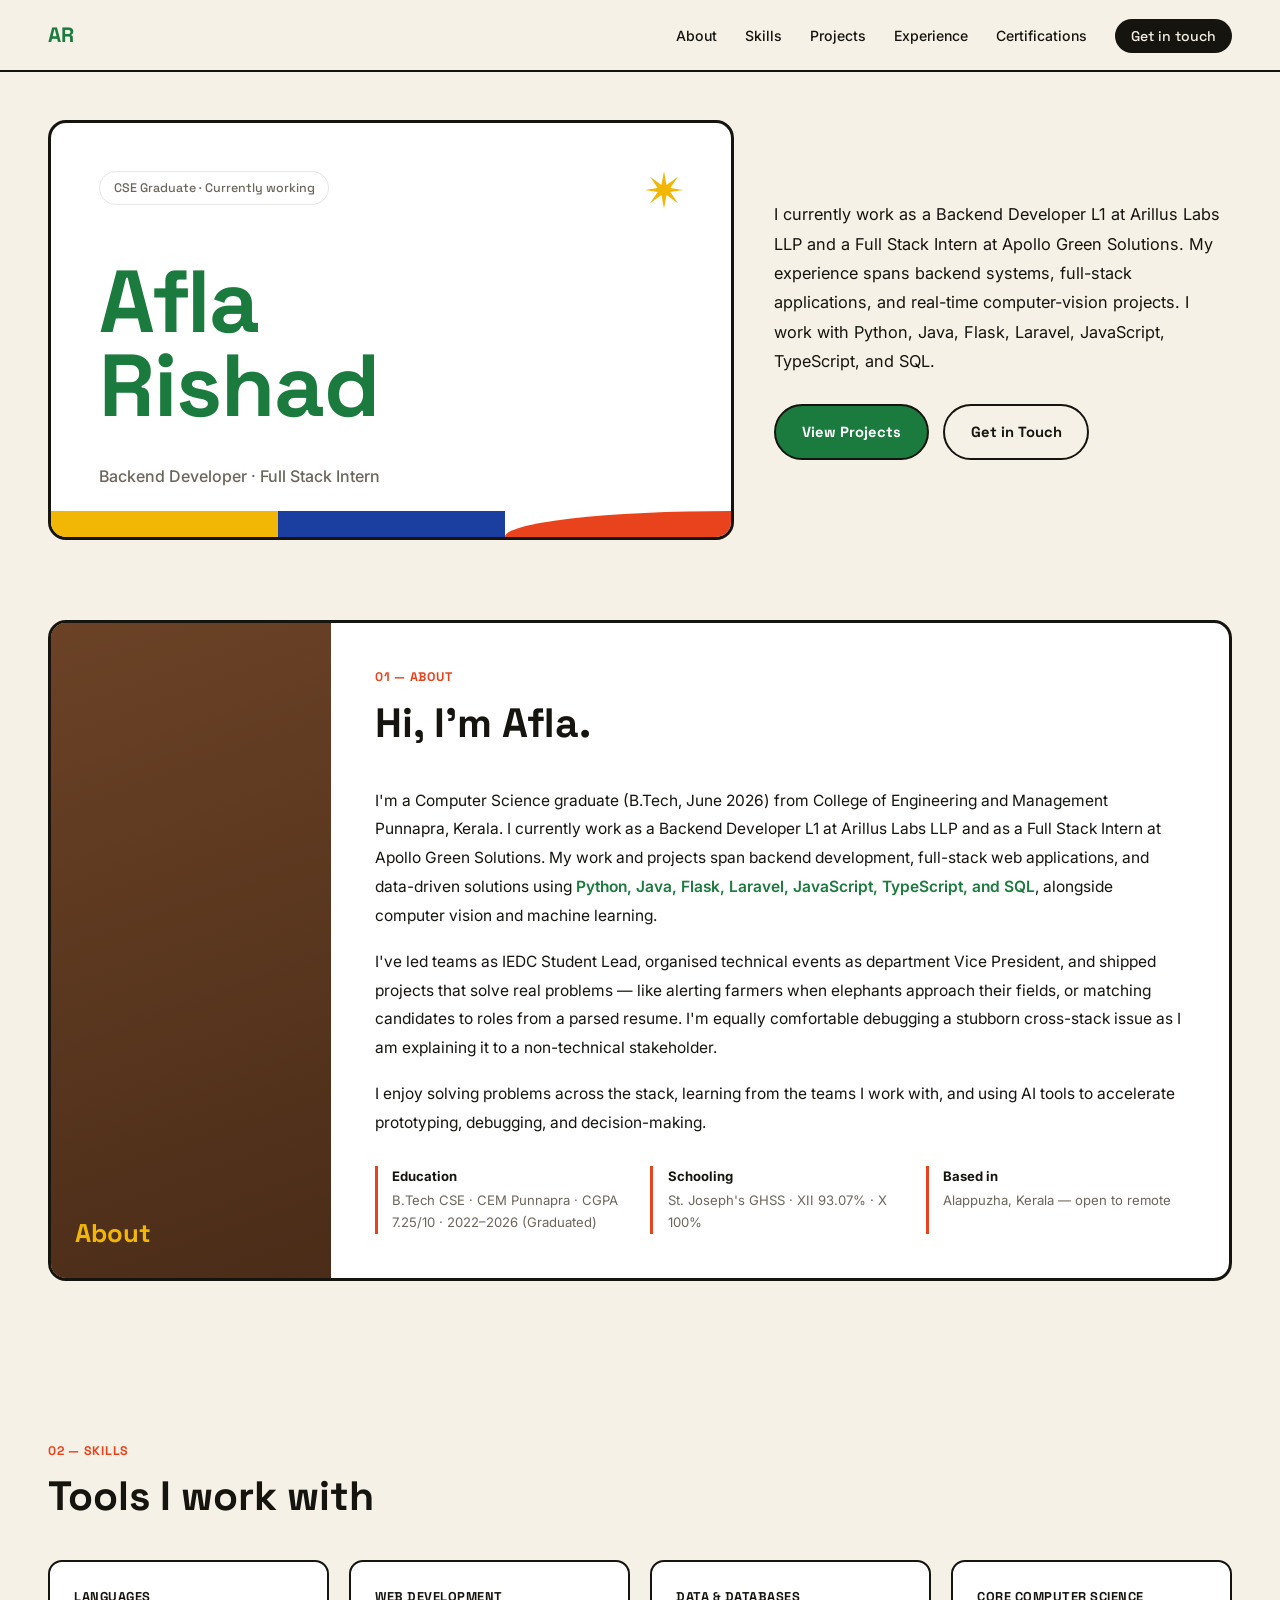
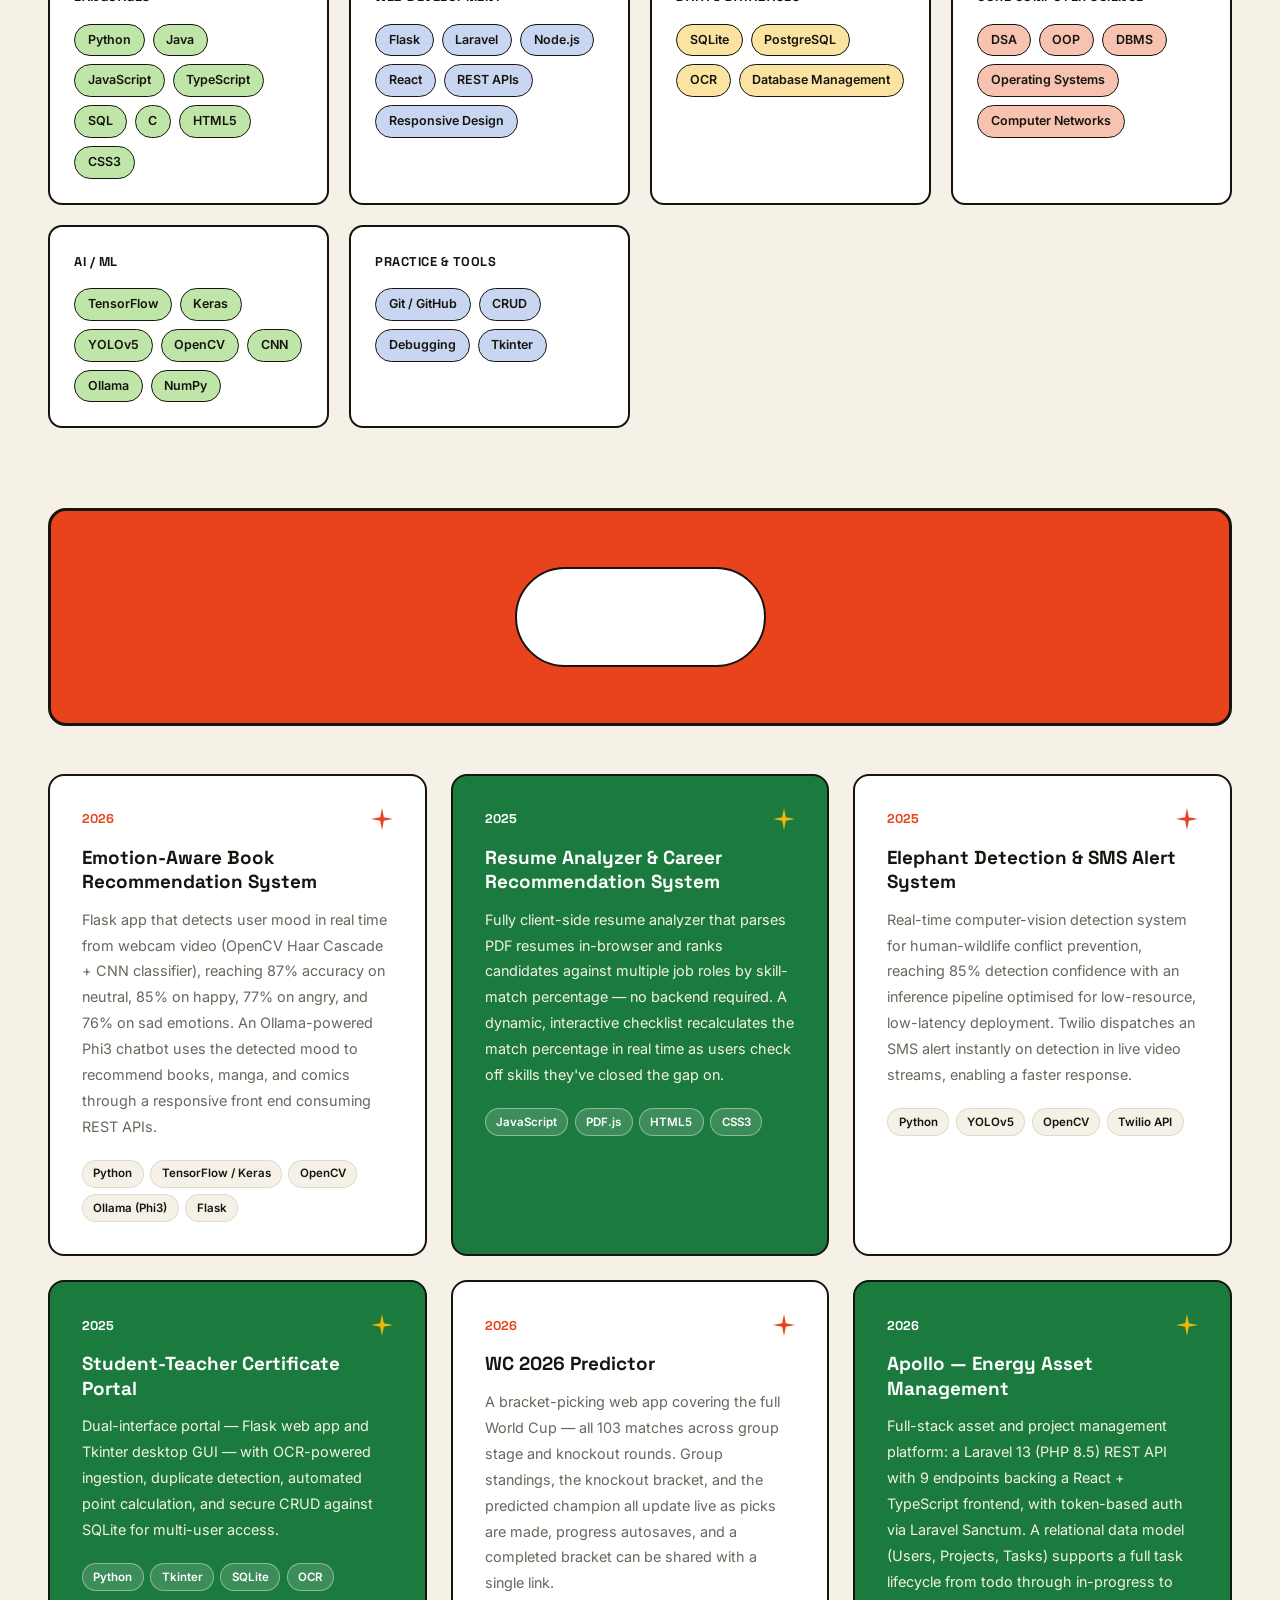
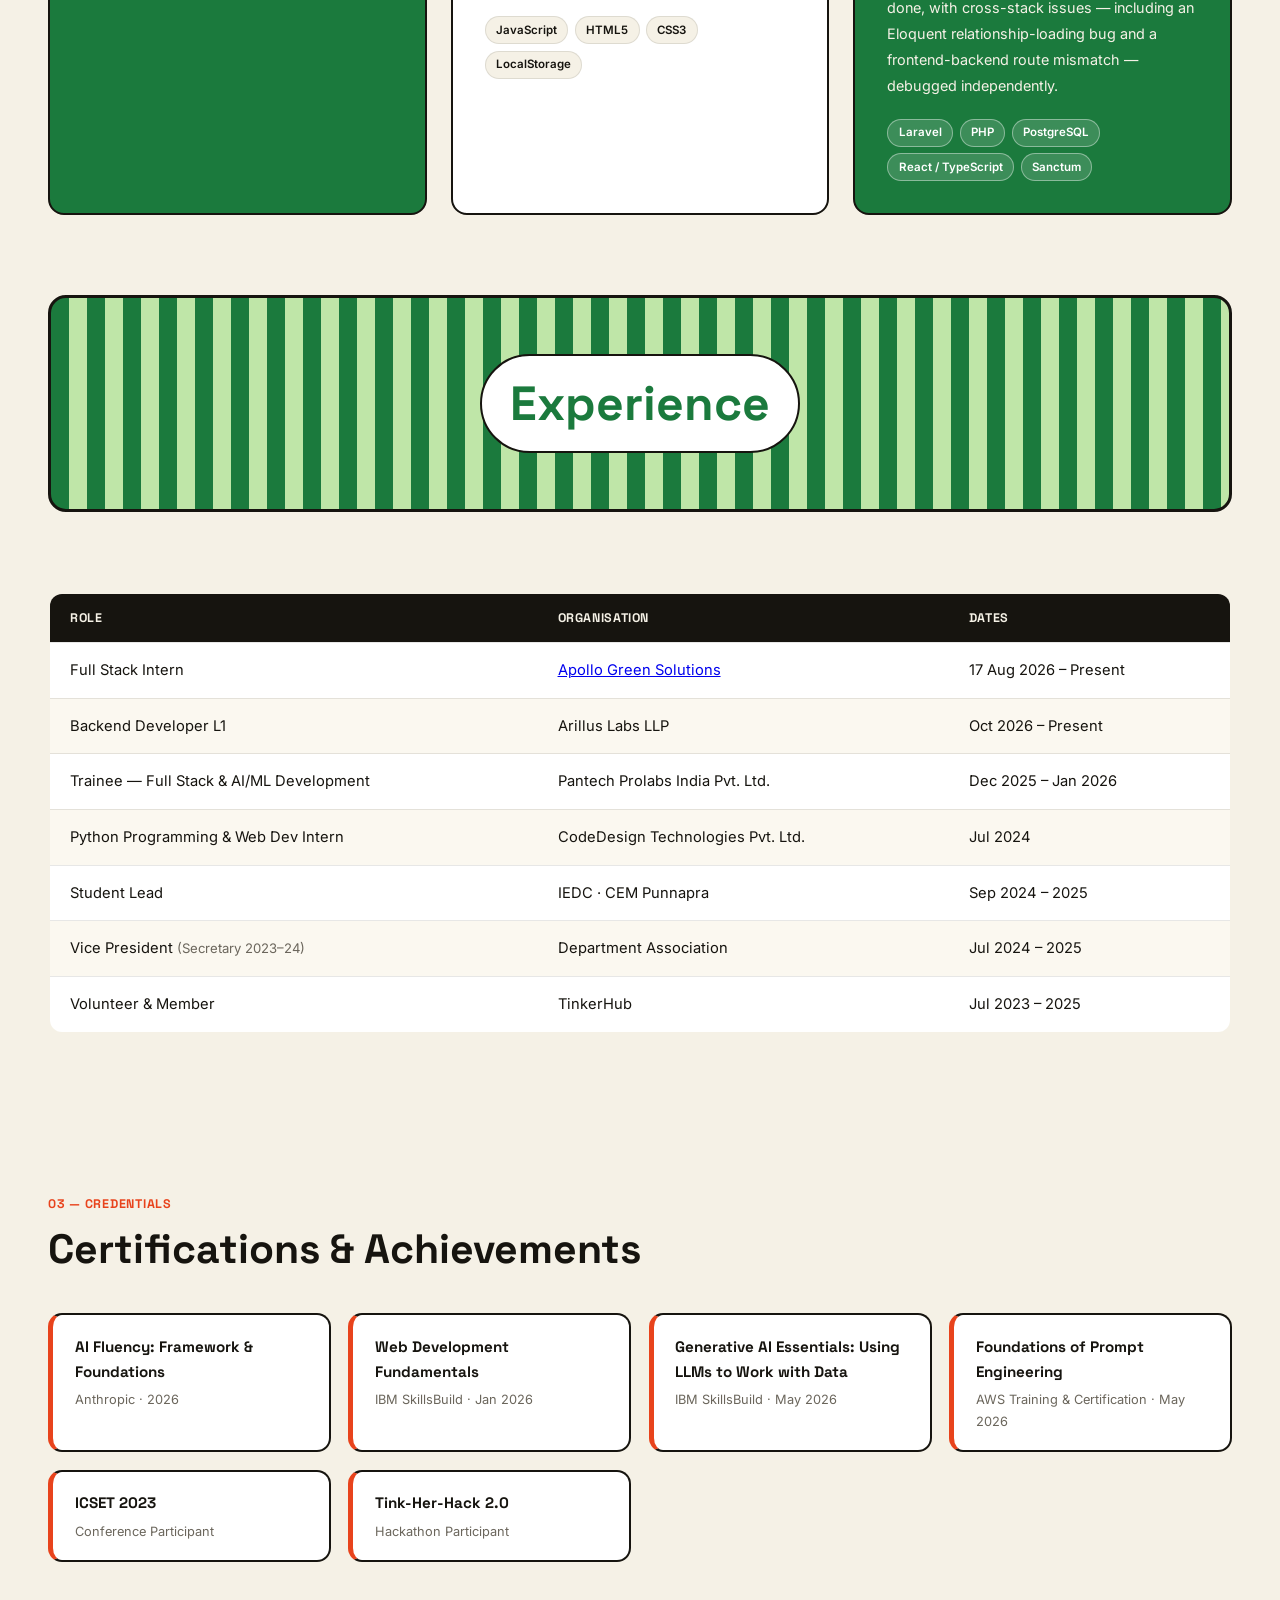
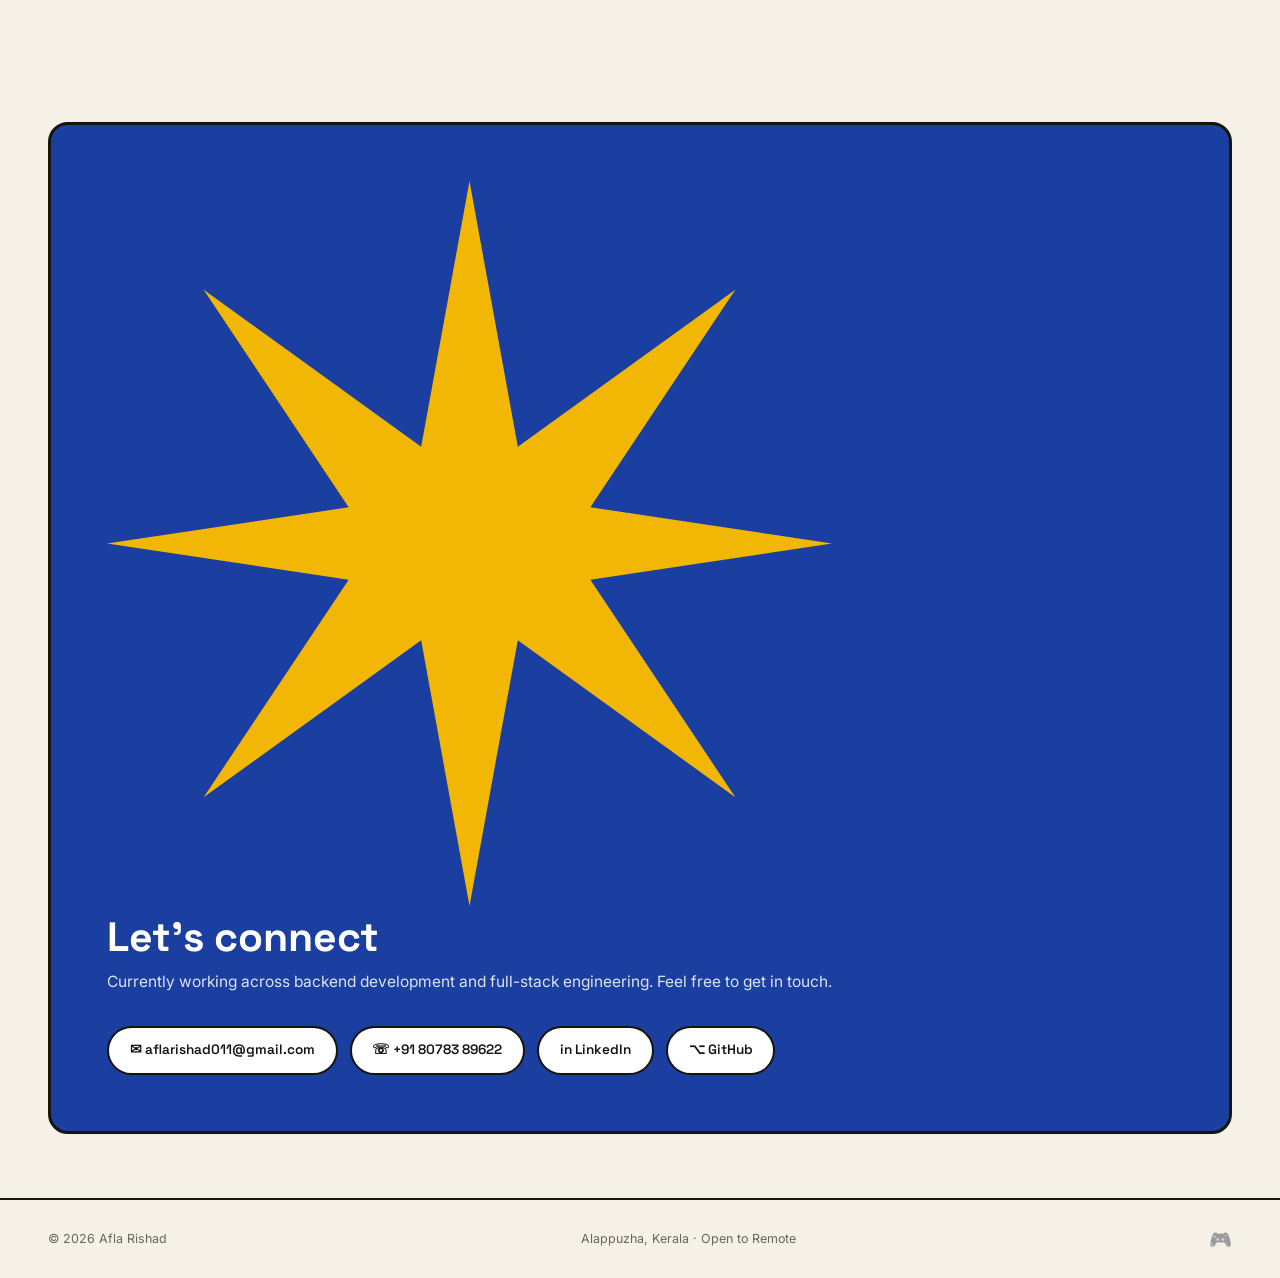
<file: index.html>
<!DOCTYPE html>
<html lang="en">
<head>
  <meta charset="UTF-8" />
  <meta name="viewport" content="width=device-width, initial-scale=1.0" />
  <title>Afla Rishad — Backend Developer & Full Stack Intern</title>
  <link href="https://fonts.googleapis.com/css2?family=Space+Grotesk:wght@500;700&family=Inter:wght@400;500;600&display=swap" rel="stylesheet">
  <link rel="stylesheet" href="style.css">
</head>
<body>

<nav>
  <a href="#hero" class="nav-logo">AR</a>
  <ul class="nav-links">
    <li><a href="#about">About</a></li>
    <li><a href="#skills">Skills</a></li>
    <li><a href="#projects">Projects</a></li>
    <li><a href="#experience">Experience</a></li>
    <li><a href="#certifications">Certifications</a></li>
    <li><a href="#contact" class="nav-cta">Get in touch</a></li>
  </ul>
</nav>

<!-- HERO -->
<section id="hero">
  <div class="hero-card fade-in">
    <div class="hero-card-top">
      <span class="hero-tag">CSE Graduate · Currently working</span>
      <span class="hero-sun" aria-hidden="true">
        <svg viewBox="0 0 60 60"><path d="M30 0 L34 22 L52 9 L40 27 L60 30 L40 33 L52 51 L34 38 L30 60 L26 38 L8 51 L20 33 L0 30 L20 27 L8 9 L26 22 Z" fill="currentColor"/></svg>
      </span>
    </div>
    <h1>Afla<br>Rishad</h1>
    <p class="hero-role">Backend Developer · Full Stack Intern</p>
    <div class="hero-shapes" aria-hidden="true">
      <span class="shape shape-yellow"></span>
      <span class="shape shape-blue"></span>
      <span class="shape shape-orange"></span>
    </div>
  </div>
  <div class="hero-side fade-in">
    <p class="hero-desc">
      I currently work as a Backend Developer L1 at Arillus Labs LLP and a Full Stack
      Intern at Apollo Green Solutions. My experience spans backend systems, full-stack
      applications, and real-time computer-vision projects. I work with Python, Java,
      Flask, Laravel, JavaScript, TypeScript, and SQL.
    </p>
    <div class="hero-cta">
      <a href="#projects" class="btn-primary">View Projects</a>
      <a href="#contact" class="btn-ghost">Get in Touch</a>
    </div>
  </div>
</section>

<!-- ABOUT -->
<section id="about" class="about-section">
  <div class="about-card fade-in">
    <div class="about-photo">
      <span class="about-photo-label">About</span>
    </div>
    <div class="about-copy">
      <div class="section-label">01 — About</div>
      <h2>Hi, I'm Afla.</h2>
      <p>
        I'm a Computer Science graduate (B.Tech, June 2026) from College of Engineering
        and Management Punnapra, Kerala. I currently work as a Backend Developer L1 at
        Arillus Labs LLP and as a Full Stack Intern at Apollo Green Solutions. My work
        and projects span backend development, full-stack web applications, and
        data-driven solutions using <strong>Python, Java, Flask, Laravel, JavaScript,
        TypeScript, and SQL</strong>, alongside computer vision and machine learning.
      </p>
      <p>
        I've led teams as IEDC Student Lead, organised technical events as department
        Vice President, and shipped projects that solve real problems — like alerting
        farmers when elephants approach their fields, or matching candidates to roles
        from a parsed resume. I'm equally comfortable debugging a stubborn cross-stack
        issue as I am explaining it to a non-technical stakeholder.
      </p>
      <p>
        I enjoy solving problems across the stack, learning from the teams I work with,
        and using AI tools to accelerate prototyping, debugging, and decision-making.
      </p>
      <div class="about-facts">
        <div class="fact"><strong>Education</strong><span>B.Tech CSE · CEM Punnapra · CGPA 7.25/10 · 2022–2026 (Graduated)</span></div>
        <div class="fact"><strong>Schooling</strong><span>St. Joseph's GHSS · XII 93.07% · X 100%</span></div>
        <div class="fact"><strong>Based in</strong><span>Alappuzha, Kerala — open to remote</span></div>
      </div>
    </div>
  </div>
</section>

<!-- SKILLS -->
<section id="skills">
  <div class="section-label fade-in">02 — Skills</div>
  <h2 class="fade-in">Tools I work with</h2>
  <div class="skills-grid fade-in">
    <div class="skill-group">
      <div class="skill-group-title">Languages</div>
      <div class="skill-tags">
        <span class="tag tag-green">Python</span>
        <span class="tag tag-green">Java</span>
        <span class="tag tag-green">JavaScript</span>
        <span class="tag tag-green">TypeScript</span>
        <span class="tag tag-green">SQL</span>
        <span class="tag tag-green">C</span>
        <span class="tag tag-green">HTML5</span>
        <span class="tag tag-green">CSS3</span>
      </div>
    </div>
    <div class="skill-group">
      <div class="skill-group-title">Web Development</div>
      <div class="skill-tags">
        <span class="tag tag-blue">Flask</span>
        <span class="tag tag-blue">Laravel</span>
        <span class="tag tag-blue">Node.js</span>
        <span class="tag tag-blue">React</span>
        <span class="tag tag-blue">REST APIs</span>
        <span class="tag tag-blue">Responsive Design</span>
      </div>
    </div>
    <div class="skill-group">
      <div class="skill-group-title">Data & Databases</div>
      <div class="skill-tags">
        <span class="tag tag-yellow">SQLite</span>
        <span class="tag tag-yellow">PostgreSQL</span>
        <span class="tag tag-yellow">OCR</span>
        <span class="tag tag-yellow">Database Management</span>
      </div>
    </div>
    <div class="skill-group">
      <div class="skill-group-title">Core Computer Science</div>
      <div class="skill-tags">
        <span class="tag tag-orange">DSA</span>
        <span class="tag tag-orange">OOP</span>
        <span class="tag tag-orange">DBMS</span>
        <span class="tag tag-orange">Operating Systems</span>
        <span class="tag tag-orange">Computer Networks</span>
      </div>
    </div>
    <div class="skill-group">
      <div class="skill-group-title">AI / ML</div>
      <div class="skill-tags">
        <span class="tag tag-green">TensorFlow</span>
        <span class="tag tag-green">Keras</span>
        <span class="tag tag-green">YOLOv5</span>
        <span class="tag tag-green">OpenCV</span>
        <span class="tag tag-green">CNN</span>
        <span class="tag tag-green">Ollama</span>
        <span class="tag tag-green">NumPy</span>
      </div>
    </div>
    <div class="skill-group">
      <div class="skill-group-title">Practice & Tools</div>
      <div class="skill-tags">
        <span class="tag tag-blue">Git / GitHub</span>
        <span class="tag tag-blue">CRUD</span>
        <span class="tag tag-blue">Debugging</span>
        <span class="tag tag-blue">Tkinter</span>
      </div>
    </div>
  </div>
</section>

<!-- SECTION BANNER -->
<div class="banner banner-orange fade-in">
  <span>Projects</span>
</div>

<!-- PROJECTS -->
<section id="projects" class="projects-section">
  <div class="projects-grid fade-in">

    <article class="project-card">
      <div class="project-card-head">
        <span class="project-year">2026</span>
        <span class="project-spark" aria-hidden="true">
          <svg viewBox="0 0 24 24"><path d="M12 0l2 10 10 2-10 2-2 10-2-10L0 12l10-2z" fill="currentColor"/></svg>
        </span>
      </div>
      <h3>Emotion-Aware Book Recommendation System</h3>
      <p>
        Flask app that detects user mood in real time from webcam video (OpenCV Haar
        Cascade + CNN classifier), reaching 87% accuracy on neutral, 85% on happy, 77% on
        angry, and 76% on sad emotions. An Ollama-powered Phi3 chatbot uses the detected
        mood to recommend books, manga, and comics through a responsive front end
        consuming REST APIs.
      </p>
      <div class="project-stack">
        <span class="stack-tag">Python</span><span class="stack-tag">TensorFlow / Keras</span>
        <span class="stack-tag">OpenCV</span><span class="stack-tag">Ollama (Phi3)</span>
        <span class="stack-tag">Flask</span>
      </div>
    </article>

    <article class="project-card project-card-dark">
      <div class="project-card-head">
        <span class="project-year">2025</span>
        <span class="project-spark" aria-hidden="true">
          <svg viewBox="0 0 24 24"><path d="M12 0l2 10 10 2-10 2-2 10-2-10L0 12l10-2z" fill="currentColor"/></svg>
        </span>
      </div>
      <h3>Resume Analyzer & Career Recommendation System</h3>
      <p>
        Fully client-side resume analyzer that parses PDF resumes in-browser and ranks
        candidates against multiple job roles by skill-match percentage — no backend
        required. A dynamic, interactive checklist recalculates the match percentage in
        real time as users check off skills they've closed the gap on.
      </p>
      <div class="project-stack">
        <span class="stack-tag">JavaScript</span><span class="stack-tag">PDF.js</span>
        <span class="stack-tag">HTML5</span><span class="stack-tag">CSS3</span>
      </div>
    </article>

    <article class="project-card">
      <div class="project-card-head">
        <span class="project-year">2025</span>
        <span class="project-spark" aria-hidden="true">
          <svg viewBox="0 0 24 24"><path d="M12 0l2 10 10 2-10 2-2 10-2-10L0 12l10-2z" fill="currentColor"/></svg>
        </span>
      </div>
      <h3>Elephant Detection & SMS Alert System</h3>
      <p>
        Real-time computer-vision detection system for human-wildlife conflict
        prevention, reaching 85% detection confidence with an inference pipeline
        optimised for low-resource, low-latency deployment. Twilio dispatches an SMS
        alert instantly on detection in live video streams, enabling a faster response.
      </p>
      <div class="project-stack">
        <span class="stack-tag">Python</span><span class="stack-tag">YOLOv5</span>
        <span class="stack-tag">OpenCV</span><span class="stack-tag">Twilio API</span>
      </div>
    </article>

    <article class="project-card project-card-dark">
      <div class="project-card-head">
        <span class="project-year">2025</span>
        <span class="project-spark" aria-hidden="true">
          <svg viewBox="0 0 24 24"><path d="M12 0l2 10 10 2-10 2-2 10-2-10L0 12l10-2z" fill="currentColor"/></svg>
        </span>
      </div>
      <h3>Student-Teacher Certificate Portal</h3>
      <p>
        Dual-interface portal — Flask web app and Tkinter desktop GUI — with OCR-powered
        ingestion, duplicate detection, automated point calculation, and secure CRUD
        against SQLite for multi-user access.
      </p>
      <div class="project-stack">
        <span class="stack-tag">Python</span><span class="stack-tag">Tkinter</span>
        <span class="stack-tag">SQLite</span><span class="stack-tag">OCR</span>
      </div>
    </article>

    <article class="project-card">
      <div class="project-card-head">
        <span class="project-year">2026</span>
        <span class="project-spark" aria-hidden="true">
          <svg viewBox="0 0 24 24"><path d="M12 0l2 10 10 2-10 2-2 10-2-10L0 12l10-2z" fill="currentColor"/></svg>
        </span>
      </div>
      <h3>WC 2026 Predictor</h3>
      <p>
        A bracket-picking web app covering the full World Cup — all 103 matches across
        group stage and knockout rounds. Group standings, the knockout bracket, and the
        predicted champion all update live as picks are made, progress autosaves, and
        a completed bracket can be shared with a single link.
      </p>
      <div class="project-stack">
        <span class="stack-tag">JavaScript</span><span class="stack-tag">HTML5</span>
        <span class="stack-tag">CSS3</span><span class="stack-tag">LocalStorage</span>
      </div>
    </article>

    <article class="project-card project-card-dark">
      <div class="project-card-head">
        <span class="project-year">2026</span>
        <span class="project-spark" aria-hidden="true">
          <svg viewBox="0 0 24 24"><path d="M12 0l2 10 10 2-10 2-2 10-2-10L0 12l10-2z" fill="currentColor"/></svg>
        </span>
      </div>
      <h3>Apollo — Energy Asset Management</h3>
      <p>
        Full-stack asset and project management platform: a Laravel 13 (PHP 8.5) REST
        API with 9 endpoints backing a React + TypeScript frontend, with token-based
        auth via Laravel Sanctum. A relational data model (Users, Projects, Tasks)
        supports a full task lifecycle from todo through in-progress to done, with
        cross-stack issues — including an Eloquent relationship-loading bug and a
        frontend-backend route mismatch — debugged independently.
      </p>
      <div class="project-stack">
        <span class="stack-tag">Laravel</span><span class="stack-tag">PHP</span>
        <span class="stack-tag">PostgreSQL</span><span class="stack-tag">React / TypeScript</span>
        <span class="stack-tag">Sanctum</span>
      </div>
    </article>

  </div>
</section>

<!-- SECTION BANNER -->
<div class="banner banner-stripes fade-in">
  <span>Experience</span>
</div>

<!-- EXPERIENCE -->
<section id="experience">
  <table class="exp-table fade-in">
    <thead>
      <tr><th>Role</th><th>Organisation</th><th>Dates</th></tr>
    </thead>
    <tbody>
      <tr>
        <td>Full Stack Intern</td>
        <td><a href="https://www.linkedin.com/company/apollo-gs/" target="_blank" rel="noopener noreferrer">Apollo Green Solutions</a></td>
        <td>17 Aug 2026 – Present</td>
      </tr>
      <tr>
        <td>Backend Developer L1</td>
        <td>Arillus Labs LLP</td>
        <td>Oct 2026 – Present</td>
      </tr>
      <tr>
        <td>Trainee — Full Stack & AI/ML Development</td>
        <td>Pantech Prolabs India Pvt. Ltd.</td>
        <td>Dec 2025 – Jan 2026</td>
      </tr>
      <tr>
        <td>Python Programming & Web Dev Intern</td>
        <td>CodeDesign Technologies Pvt. Ltd.</td>
        <td>Jul 2024</td>
      </tr>
      <tr>
        <td>Student Lead</td>
        <td>IEDC · CEM Punnapra</td>
        <td>Sep 2024 – 2025</td>
      </tr>
      <tr>
        <td>Vice President <span class="muted-note">(Secretary 2023–24)</span></td>
        <td>Department Association</td>
        <td>Jul 2024 – 2025</td>
      </tr>
      <tr>
        <td>Volunteer & Member</td>
        <td>TinkerHub</td>
        <td>Jul 2023 – 2025</td>
      </tr>
    </tbody>
  </table>

</section>

<!-- CERTIFICATIONS -->
<section id="certifications">
  <div class="section-label fade-in">03 — Credentials</div>
  <h2 class="fade-in">Certifications & Achievements</h2>
  <div class="cert-grid fade-in">
    <div class="cert-item"><strong>AI Fluency: Framework & Foundations</strong><span>Anthropic · 2026</span></div>
    <div class="cert-item"><strong>Web Development Fundamentals</strong><span>IBM SkillsBuild · Jan 2026</span></div>
    <div class="cert-item"><strong>Generative AI Essentials: Using LLMs to Work with Data</strong><span>IBM SkillsBuild · May 2026</span></div>
    <div class="cert-item"><strong>Foundations of Prompt Engineering</strong><span>AWS Training & Certification · May 2026</span></div>
    <div class="cert-item"><strong>ICSET 2023</strong><span>Conference Participant</span></div>
    <div class="cert-item"><strong>Tink-Her-Hack 2.0</strong><span>Hackathon Participant</span></div>
  </div>
</section>

<!-- CONTACT -->
<section id="contact">
  <div class="contact-card fade-in">
    <div class="contact-text">
      <span class="hero-sun small" aria-hidden="true">
        <svg viewBox="0 0 60 60"><path d="M30 0 L34 22 L52 9 L40 27 L60 30 L40 33 L52 51 L34 38 L30 60 L26 38 L8 51 L20 33 L0 30 L20 27 L8 9 L26 22 Z" fill="currentColor"/></svg>
      </span>
      <h2>Let's connect</h2>
      <p>Currently working across backend development and full-stack engineering. Feel free to get in touch.</p>
    </div>
    <div class="contact-links">
      <a href="mailto:aflarishad011@gmail.com" class="contact-link">✉ aflarishad011@gmail.com</a>
      <a href="tel:+918078389622" class="contact-link">☏ +91 80783 89622</a>
      <a href="https://linkedin.com/in/afla-rishad" target="_blank" class="contact-link">in LinkedIn</a>
      <a href="https://github.com/AflaRishad" target="_blank" class="contact-link">⌥ GitHub</a>
    </div>
  </div>
</section>

<footer>
  <span>© 2026 Afla Rishad</span>
  <span>Alappuzha, Kerala · Open to Remote</span>
  <span class="easter-egg-trigger" title="Take a break? Play a quick game →" id="easterTrigger">🎮</span>
</footer>

<div id="tttOverlay" class="ttt-overlay" style="display:none;">
  <div class="ttt-modal">
    <button class="ttt-close" id="tttClose">✕</button>
    <div class="ttt-header">
      <span class="ttt-eyebrow">Taking a break?</span>
      <h3>Tic Tac Toe</h3>
    </div>
    <div class="ttt-status" id="tttStatus">Your turn — you're X</div>
    <div class="ttt-board" id="tttBoard">
      <div class="ttt-cell" data-i="0"></div>
      <div class="ttt-cell" data-i="1"></div>
      <div class="ttt-cell" data-i="2"></div>
      <div class="ttt-cell" data-i="3"></div>
      <div class="ttt-cell" data-i="4"></div>
      <div class="ttt-cell" data-i="5"></div>
      <div class="ttt-cell" data-i="6"></div>
      <div class="ttt-cell" data-i="7"></div>
      <div class="ttt-cell" data-i="8"></div>
    </div>
    <button class="ttt-reset" id="tttReset">New Game</button>
  </div>
</div>

<script src="script.js"></script>
</body>
</html>
</file>
<file: style.css>
*, *::before, *::after { box-sizing: border-box; margin: 0; padding: 0; }

:root {
  --bg: #F5F1E6;
  --ink: #16140F;
  --paper: #FFFFFF;
  --green: #1B7A3D;
  --green-light: #BFE6A8;
  --orange: #E8431C;
  --blue: #1A3FA0;
  --yellow: #F2B705;
  --brown: #6B4226;
  --muted: #6b665c;
  --border: rgba(22,20,15,0.1);
}

html { scroll-behavior: smooth; }

body {
  font-family: 'Inter', sans-serif;
  background: var(--bg);
  color: var(--ink);
  line-height: 1.65;
  overflow-x: hidden;
}

h1, h2, h3, .nav-logo, .hero-tag, .btn-primary, .btn-ghost, .section-label, .skill-group-title,
.project-year, .banner span, .cert-item strong, .exp-table th, .contact-link {
  font-family: 'Space Grotesk', sans-serif;
}

.fade-in {
  opacity: 0;
  transform: translateY(18px);
  transition: opacity 0.55s ease, transform 0.55s ease;
}

.fade-in.visible {
  opacity: 1;
  transform: translateY(0);
}

nav {
  position: fixed;
  top: 0;
  left: 0;
  right: 0;
  z-index: 100;
  display: flex;
  align-items: center;
  justify-content: space-between;
  padding: 1.1rem 3rem;
  background: rgba(245,241,230,0.9);
  backdrop-filter: blur(10px);
  border-bottom: 2px solid var(--ink);
}

.nav-logo {
  font-weight: 700;
  font-size: 1.3rem;
  color: var(--green);
  text-decoration: none;
}

.nav-links {
  display: flex;
  align-items: center;
  gap: 1.75rem;
  list-style: none;
}

.nav-links a {
  text-decoration: none;
  color: var(--ink);
  font-size: 0.88rem;
  font-weight: 500;
}

.nav-links a:not(.nav-cta):hover {
  color: var(--orange);
}

.nav-cta {
  background: var(--ink);
  color: var(--bg) !important;
  padding: 0.5rem 1rem;
  border-radius: 100px;
  font-family: 'Space Grotesk', sans-serif;
}

.nav-cta:hover {
  background: var(--orange) !important;
}

#hero {
  padding: 7.5rem 3rem 4rem;
  display: grid;
  grid-template-columns: 1.5fr 1fr;
  gap: 2.5rem;
  align-items: stretch;
}

.hero-card {
  background: var(--paper);
  border: 3px solid var(--ink);
  border-radius: 18px;
  padding: 3rem;
  position: relative;
  overflow: hidden;
  display: flex;
  flex-direction: column;
  justify-content: space-between;
  min-height: 420px;
}

.hero-card-top {
  display: flex;
  justify-content: space-between;
  align-items: flex-start;
}

.hero-tag {
  font-size: 0.78rem;
  font-weight: 500;
  color: var(--muted);
  border: 1px solid var(--border);
  padding: 0.35rem 0.85rem;
  border-radius: 100px;
}

.hero-sun {
  width: 38px;
  height: 38px;
  color: var(--yellow);
  animation: spin 16s linear infinite;
}

.hero-sun.small {
  width: 30px;
  height: 30px;
  margin-bottom: 0.5rem;
}

.hero-sun svg {
  width: 100%;
  height: 100%;
}

@keyframes spin {
  from {
    transform: rotate(0deg);
  }

  to {
    transform: rotate(360deg);
  }
}

#hero h1 {
  font-size: clamp(3.2rem, 7vw, 5.5rem);
  font-weight: 700;
  color: var(--green);
  line-height: 0.95;
  letter-spacing: -0.01em;
  margin: 1.5rem 0 0.5rem;
}

.hero-role {
  font-size: 1rem;
  color: var(--muted);
  font-weight: 500;
}

.hero-shapes {
  position: absolute;
  bottom: 0;
  left: 0;
  right: 0;
  height: 26px;
  display: flex;
}

.shape {
  flex: 1;
  height: 100%;
}

.shape-yellow {
  background: var(--yellow);
}

.shape-blue {
  background: var(--blue);
}

.shape-orange {
  background: var(--orange);
  border-radius: 100% 0 0 0 / 100% 0 0 0;
}

.hero-side {
  display: flex;
  flex-direction: column;
  justify-content: center;
  gap: 1.75rem;
}

.hero-desc {
  font-size: 1.02rem;
  color: var(--ink);
  line-height: 1.8;
}

.hero-cta {
  display: flex;
  gap: 0.9rem;
  flex-wrap: wrap;
}

.btn-primary {
  padding: 0.85rem 1.6rem;
  background: var(--green);
  color: #fff;
  font-weight: 700;
  font-size: 0.92rem;
  text-decoration: none;
  border-radius: 100px;
  border: 2px solid var(--ink);
  transition: transform 0.15s ease;
}

.btn-primary:hover {
  transform: translateY(-2px);
}

.btn-ghost {
  padding: 0.85rem 1.6rem;
  border: 2px solid var(--ink);
  color: var(--ink);
  font-weight: 700;
  font-size: 0.92rem;
  text-decoration: none;
  border-radius: 100px;
  transition: background 0.15s ease, color 0.15s ease;
}

.btn-ghost:hover {
  background: var(--ink);
  color: var(--bg);
}

section {
  padding: 5rem 3rem;
}

.section-label {
  font-size: 0.78rem;
  letter-spacing: 0.06em;
  text-transform: uppercase;
  color: var(--orange);
  font-weight: 700;
  margin-bottom: 0.75rem;
}

h2 {
  font-size: clamp(1.9rem, 3.2vw, 2.6rem);
  font-weight: 700;
  line-height: 1.15;
  margin-bottom: 2.5rem;
  color: var(--ink);
}

.about-section {
  padding-top: 1rem;
}

.about-card {
  display: grid;
  grid-template-columns: 280px 1fr;
  gap: 0;
  border: 3px solid var(--ink);
  border-radius: 18px;
  overflow: hidden;
  background: var(--paper);
}

.about-photo {
  background: var(--brown);
  display: flex;
  align-items: flex-end;
  padding: 1.5rem;
  min-height: 320px;
  background-image: linear-gradient(160deg, var(--brown) 0%, #4a2c18 100%);
}

.about-photo-label {
  font-family: 'Space Grotesk', sans-serif;
  font-size: 1.6rem;
  font-weight: 700;
  color: var(--yellow);
}

.about-copy {
  padding: 2.75rem;
}

.about-copy p {
  color: var(--ink);
  font-size: 0.97rem;
  line-height: 1.85;
  margin-bottom: 1.1rem;
}

.about-copy p strong {
  color: var(--green);
  font-weight: 600;
}

.about-facts {
  display: grid;
  grid-template-columns: repeat(auto-fit, minmax(180px, 1fr));
  gap: 1rem;
  margin-top: 1.75rem;
}

.fact {
  border-left: 3px solid var(--orange);
  padding-left: 0.9rem;
  display: flex;
  flex-direction: column;
  gap: 0.2rem;
}

.fact strong {
  font-size: 0.82rem;
  color: var(--ink);
  font-weight: 700;
}

.fact span {
  font-size: 0.82rem;
  color: var(--muted);
}

/* ── SKILLS ── */

.skills-grid {
  display: grid;
  grid-template-columns: repeat(auto-fit, minmax(230px, 1fr));
  gap: 1.25rem;
}

.skill-group {
  background: var(--paper);
  border: 2px solid var(--ink);
  border-radius: 14px;
  padding: 1.5rem;
}

.skill-group-title {
  font-size: 0.8rem;
  letter-spacing: 0.04em;
  text-transform: uppercase;
  color: var(--ink);
  font-weight: 700;
  margin-bottom: 1rem;
}

.skill-tags {
  display: flex;
  flex-wrap: wrap;
  gap: 0.5rem;
}

.tag {
  padding: 0.32rem 0.8rem;
  border-radius: 100px;
  font-size: 0.78rem;
  font-weight: 600;
  color: var(--ink);
  border: 1.5px solid var(--ink);
}

.tag-green {
  background: var(--green-light);
}

.tag-blue {
  background: #C9D6F2;
}

.tag-yellow {
  background: #FBE3A1;
}

.tag-orange {
  background: #F7C3B0;
}

/* ── BANNERS ── */

.banner {
  margin: 0 3rem;
  border-radius: 18px;
  border: 3px solid var(--ink);
  padding: 3.5rem 2rem;
  display: flex;
  align-items: center;
  justify-content: center;
  overflow: hidden;
}

.banner span {
  font-size: clamp(1.8rem, 4vw, 3rem);
  font-weight: 700;
  background: var(--paper);
  padding: 0.5rem 1.75rem;
  border-radius: 100px;
  border: 2px solid var(--ink);
}

.banner-orange {
  background: var(--orange);
  color: #fff;
}

.banner-stripes {
  background-image: repeating-linear-gradient(
    90deg,
    var(--green) 0 18px,
    var(--green-light) 18px 36px
  );
}

.banner-stripes span {
  color: var(--green);
}

/* ── PROJECTS ── */

.projects-section {
  padding-top: 3rem;
}

.projects-grid {
  display: grid;
  grid-template-columns: repeat(auto-fit, minmax(320px, 1fr));
  gap: 1.5rem;
}

.project-card {
  background: var(--paper);
  border: 2.5px solid var(--ink);
  border-radius: 16px;
  padding: 2rem;
  transition: transform 0.15s ease;
}

.project-card:hover {
  transform: translateY(-4px);
}

.project-card-dark {
  background: var(--green);
  color: #fff;
}

.project-card-dark h3,
.project-card-dark .project-year {
  color: #fff;
}

.project-card-dark p {
  color: rgba(255,255,255,0.88);
}

.project-card-dark .stack-tag {
  background: rgba(255,255,255,0.15);
  border-color: rgba(255,255,255,0.4);
  color: #fff;
}

.project-card-dark .project-spark {
  color: var(--yellow);
}

.project-card-head {
  display: flex;
  justify-content: space-between;
  align-items: center;
  margin-bottom: 1rem;
}

.project-year {
  font-size: 0.8rem;
  font-weight: 700;
  color: var(--orange);
}

.project-spark {
  width: 22px;
  height: 22px;
  color: var(--orange);
}

.project-spark svg {
  width: 100%;
  height: 100%;
}

.project-card h3 {
  font-family: 'Space Grotesk', sans-serif;
  font-size: 1.18rem;
  font-weight: 700;
  margin-bottom: 0.75rem;
  line-height: 1.3;
}

.project-card p {
  font-size: 0.9rem;
  line-height: 1.8;
  margin-bottom: 1.25rem;
  color: var(--muted);
}

/* Fix: keeps description text readable on the dark green card.
   Must stay after .project-card p so it wins the cascade. */
.project-card.project-card-dark p {
  color: #F5F1E6;
}

.project-stack {
  display: flex;
  flex-wrap: wrap;
  gap: 0.4rem;
}

.stack-tag {
  padding: 0.22rem 0.65rem;
  background: var(--bg);
  border: 1.5px solid var(--border);
  border-radius: 100px;
  font-size: 0.72rem;
  font-weight: 600;
  color: var(--ink);
}

/* ── EXPERIENCE ── */

.exp-table {
  width: 100%;
  border-collapse: collapse;
  margin-bottom: 0;
  border: 2.5px solid var(--ink);
  border-radius: 14px;
  overflow: hidden;
}

.exp-table thead {
  background: var(--ink);
}

.exp-table th {
  text-align: left;
  color: var(--bg);
  font-size: 0.78rem;
  letter-spacing: 0.05em;
  text-transform: uppercase;
  padding: 0.85rem 1.25rem;
  font-weight: 700;
}

.exp-table td {
  padding: 0.95rem 1.25rem;
  font-size: 0.92rem;
  border-top: 1px solid var(--border);
  background: var(--paper);
}

.exp-table tr:nth-child(even) td {
  background: #FBF8F0;
}

.muted-note {
  color: var(--muted);
  font-size: 0.82rem;
}

/* ── CERTIFICATIONS ── */

.cert-grid {
  display: grid;
  grid-template-columns: repeat(auto-fit, minmax(260px, 1fr));
  gap: 1.1rem;
}

.cert-item {
  background: var(--paper);
  border: 2px solid var(--ink);
  border-radius: 14px;
  padding: 1.15rem 1.35rem;
  display: flex;
  flex-direction: column;
  gap: 0.35rem;
  border-left: 5px solid var(--orange);
}

.cert-item strong {
  font-family: 'Space Grotesk', sans-serif;
  font-size: 0.95rem;
  font-weight: 700;
}

.cert-item span {
  color: var(--muted);
  font-size: 0.8rem;
}

/* ── CONTACT ── */

#contact {
  padding-bottom: 4rem;
}

.contact-card {
  background: var(--blue);
  color: #fff;
  border-radius: 20px;
  border: 3px solid var(--ink);
  padding: 3.5rem;
  display: flex;
  flex-wrap: wrap;
  justify-content: space-between;
  align-items: center;
  gap: 2rem;
}

.contact-text h2 {
  color: #fff;
  margin-bottom: 0.5rem;
}

.contact-text p {
  color: rgba(255,255,255,0.85);
  font-size: 0.97rem;
}

.contact-links {
  display: flex;
  flex-wrap: wrap;
  gap: 0.75rem;
}

.contact-link {
  display: inline-flex;
  align-items: center;
  gap: 0.5rem;
  padding: 0.7rem 1.3rem;
  background: #fff;
  color: var(--ink);
  text-decoration: none;
  font-size: 0.85rem;
  font-weight: 600;
  border-radius: 100px;
  border: 2px solid var(--ink);
  transition: background 0.15s ease;
}

.contact-link:hover {
  background: var(--yellow);
}

/* ── FOOTER ── */

footer {
  display: flex;
  align-items: center;
  justify-content: space-between;
  padding: 1.5rem 3rem;
  border-top: 2px solid var(--ink);
  font-size: 0.78rem;
  color: var(--muted);
}

/* ── EASTER EGG ── */

.easter-egg-trigger {
  cursor: pointer;
  user-select: none;
  opacity: 0.6;
  transition: opacity 0.2s ease, transform 0.2s ease;
  font-size: 1.15rem;
  display: inline-block;
  animation: egg-pulse 2.6s ease-in-out infinite;
}

.easter-egg-trigger:hover {
  opacity: 1;
  transform: scale(1.2) rotate(-6deg);
  animation-play-state: paused;
}

@keyframes egg-pulse {
  0%, 100% {
    opacity: 0.6;
    transform: scale(1);
  }

  50% {
    opacity: 1;
    transform: scale(1.08);
  }
}

/* ── TTT MODAL ── */

.ttt-overlay {
  position: fixed;
  inset: 0;
  background: rgba(22,20,15,0.6);
  backdrop-filter: blur(6px);
  z-index: 200;
  display: flex;
  align-items: center;
  justify-content: center;
  animation: fadeIn 0.2s ease;
}

@keyframes fadeIn {
  from {
    opacity: 0;
  }

  to {
    opacity: 1;
  }
}

.ttt-modal {
  background: var(--paper);
  border: 3px solid var(--ink);
  border-radius: 16px;
  padding: 2.5rem;
  width: 340px;
  position: relative;
  animation: slideUp 0.25s ease;
}

@keyframes slideUp {
  from {
    transform: translateY(20px);
    opacity: 0;
  }

  to {
    transform: translateY(0);
    opacity: 1;
  }
}

.ttt-close {
  position: absolute;
  top: 1rem;
  right: 1rem;
  background: none;
  border: none;
  color: var(--muted);
  font-size: 0.9rem;
  cursor: pointer;
  transition: color 0.2s;
}

.ttt-close:hover {
  color: var(--ink);
}

.ttt-header {
  margin-bottom: 1.25rem;
}

.ttt-eyebrow {
  font-size: 0.68rem;
  letter-spacing: 0.15em;
  text-transform: uppercase;
  color: var(--orange);
  display: block;
  margin-bottom: 0.3rem;
  font-weight: 700;
}

.ttt-modal h3 {
  font-family: 'Space Grotesk', sans-serif;
  font-size: 1.4rem;
  font-weight: 700;
}

.ttt-status {
  font-size: 0.82rem;
  color: var(--muted);
  margin-bottom: 1.25rem;
  min-height: 1.2em;
}

.ttt-board {
  display: grid;
  grid-template-columns: repeat(3, 1fr);
  gap: 6px;
  margin-bottom: 1.5rem;
}

.ttt-cell {
  aspect-ratio: 1;
  background: var(--bg);
  border: 2px solid var(--ink);
  border-radius: 8px;
  display: flex;
  align-items: center;
  justify-content: center;
  font-family: 'Space Grotesk', sans-serif;
  font-size: 1.6rem;
  font-weight: 700;
  cursor: pointer;
  transition: background 0.15s;
  color: var(--ink);
}

.ttt-cell:hover:not(.taken) {
  background: var(--green-light);
}

.ttt-cell.taken {
  cursor: default;
}

.ttt-cell.x-mark {
  color: var(--green);
}

.ttt-cell.o-mark {
  color: var(--orange);
}

.ttt-cell.win-cell {
  background: var(--yellow);
}

.ttt-reset {
  width: 100%;
  padding: 0.65rem;
  background: var(--ink);
  border: 2px solid var(--ink);
  color: var(--bg);
  font-family: 'Space Grotesk', sans-serif;
  font-size: 0.85rem;
  font-weight: 700;
  border-radius: 100px;
  cursor: pointer;
  transition: opacity 0.2s;
}

.ttt-reset:hover {
  opacity: 0.85;
}

/* ── RESPONSIVE ── */

@media (max-width: 900px) {
  #hero {
    grid-template-columns: 1fr;
  }

  .about-card {
    grid-template-columns: 1fr;
  }

  .about-photo {
    min-height: 160px;
    align-items: center;
  }
}

@media (max-width: 768px) {
  nav {
    padding: 1rem 1.5rem;
  }

  .nav-links {
    gap: 0.85rem;
  }

  .nav-links a {
    font-size: 0.72rem;
  }

  #hero {
    padding: 6rem 1.5rem 3rem;
  }

  section {
    padding: 3.5rem 1.5rem;
  }

  .banner {
    margin: 0 1.5rem;
  }

  .about-copy {
    padding: 1.75rem;
  }

  .contact-card {
    padding: 2rem;
    flex-direction: column;
    align-items: flex-start;
  }

  footer {
    padding: 1.25rem 1.5rem;
    flex-direction: column;
    gap: 0.5rem;
    text-align: center;
  }
}
</file>
